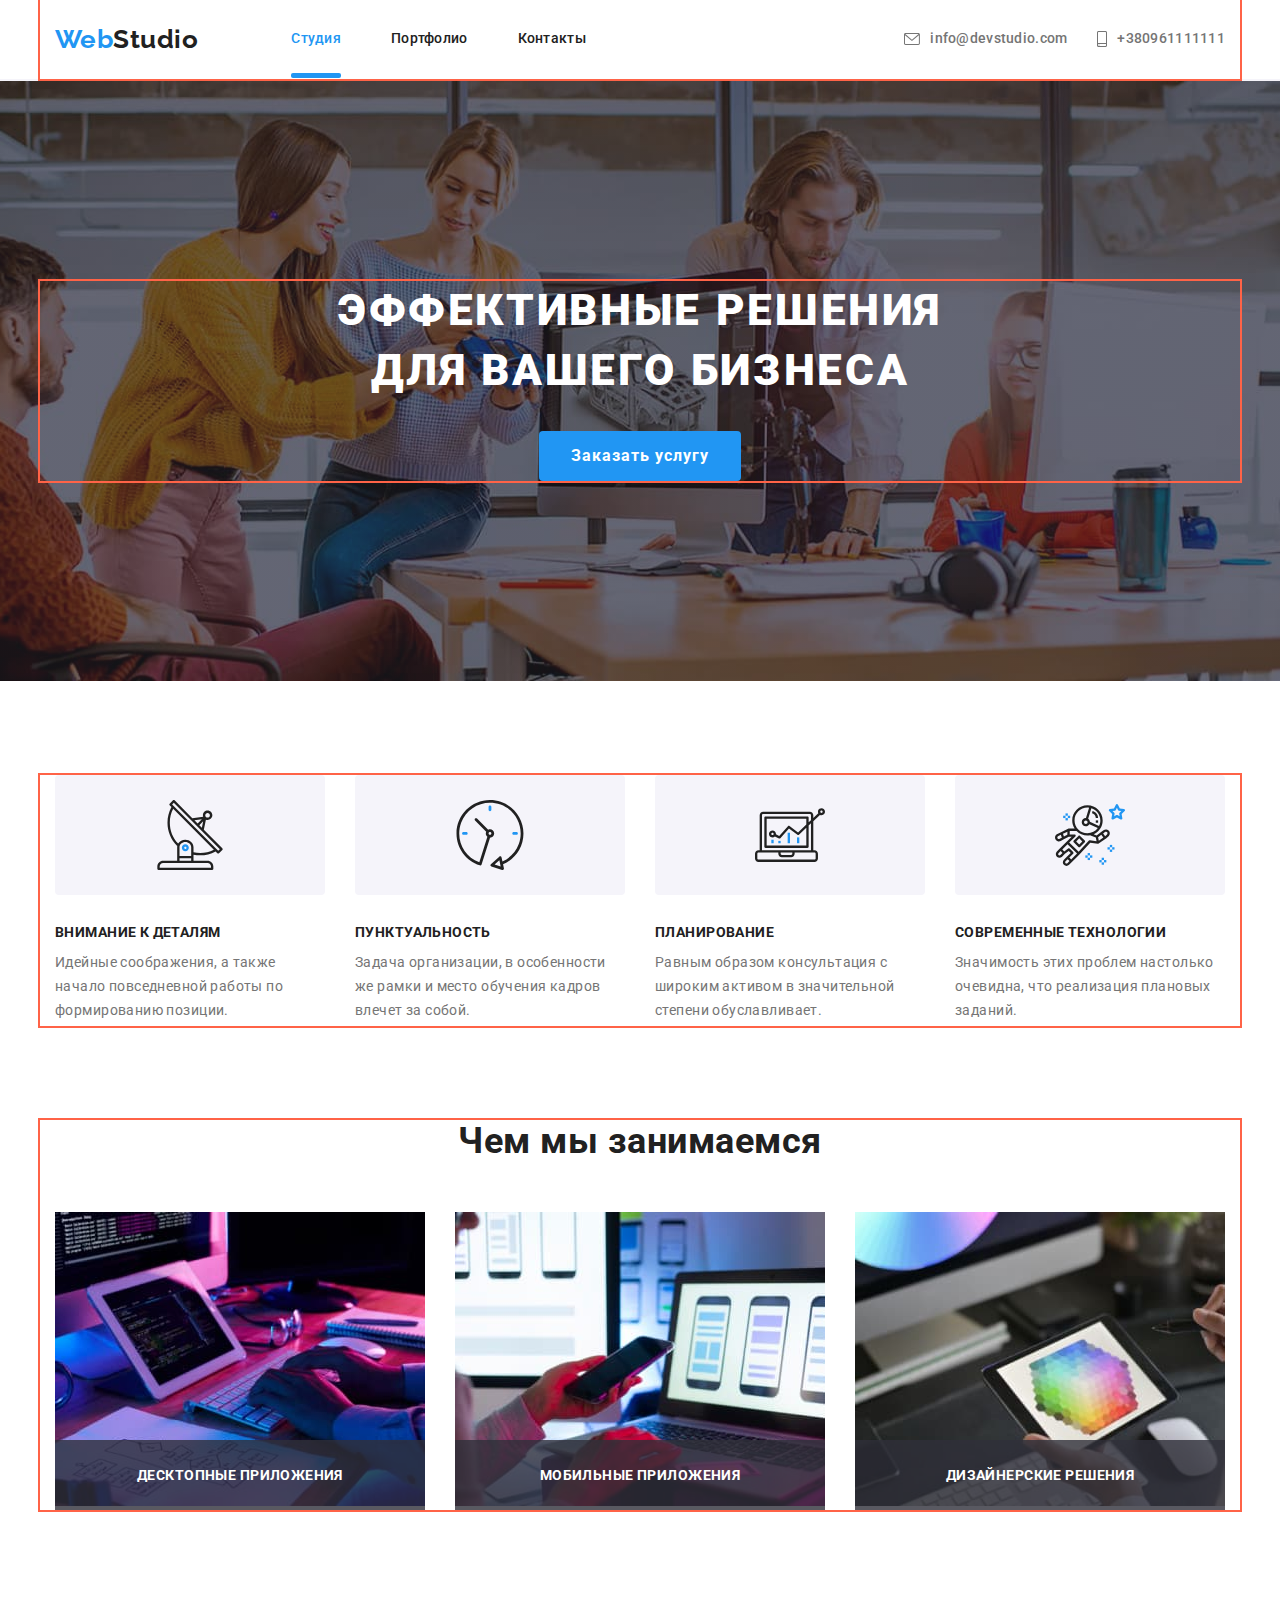
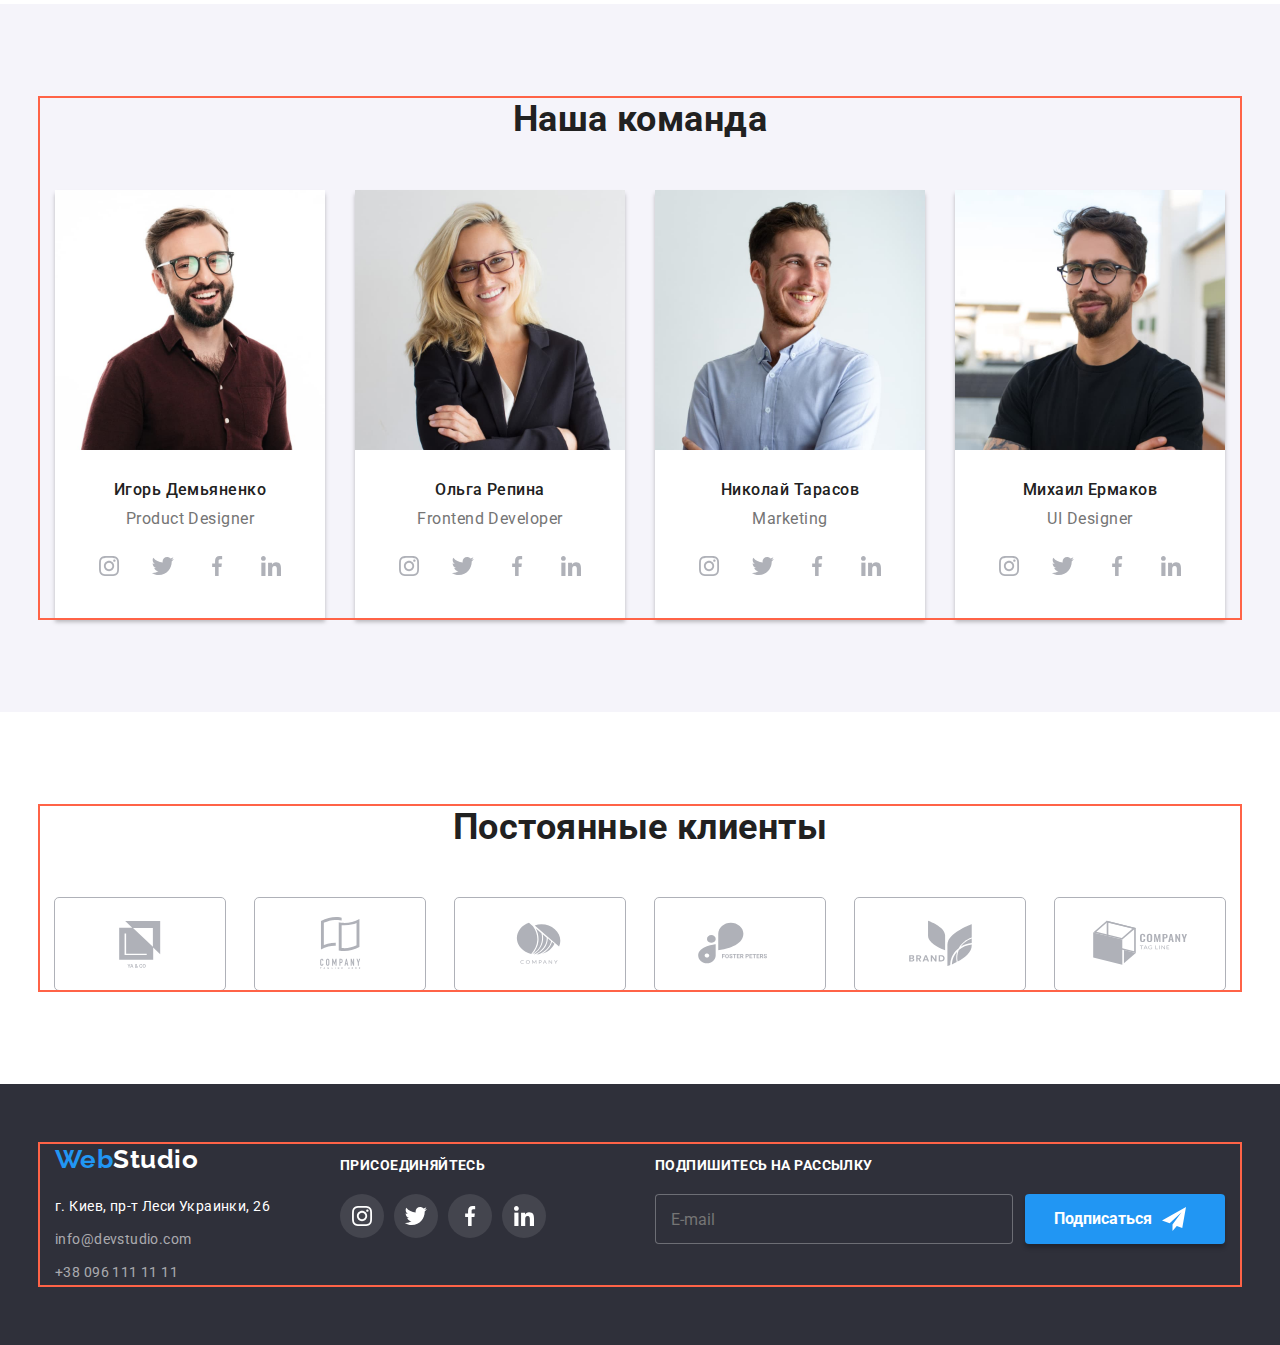
<file: index.html>
<!DOCTYPE html>
<html lang="ru">
  <head>
    <meta charset="UTF-8" />
    <meta http-equiv="X-UA-Compatible" content="IE=edge" />
    <meta name="viewport" content="width=device-width, initial-scale=1.0" />
    <title>WebStudio &#128077;</title>
    <link rel="preconnect" href="https://fonts.googleapis.com" />
    <link rel="preconnect" href="https://fonts.gstatic.com" crossorigin />
    <link
      href="https://fonts.googleapis.com/css2?family=Raleway:wght@700&family=Roboto:wght@400;500;700;900&display=swap"
      rel="stylesheet"
    />
    <link rel="stylesheet" href="./css/main.min.css" />
    <link
      rel="stylesheet"
      href="https://cdnjs.cloudflare.com/ajax/libs/modern-normalize/1.1.0/modern-normalize.min.css"
    />
  </head>
  <body class="page">
    <!-- HEADER -->
    <section class="header">
      <header class="page-header">
        <div class="container main-nav">
          <a href="./index.html" class="logo-header">
            <span class="logo-web">Web</span>Studio</a
          >
          <nav class="site-nav">
            <ul class="site-nav-header">
              <li class="site-nav-header__item">
                <a href="./index.html" class="site-nav-header__link current"> Студия</a>
              </li>
              <li class="site-nav-header__item">
                <a href="./portfolio.html" class="site-nav-header__link"> Портфолио</a>
              </li>
              <li class="site-nav-header__item">
                <a href="" class="site-nav-header__link">Контакты</a>
              </li>
            </ul>
          </nav>
          <div class="nav-contacts">
            <ul class="contacts-ul">
              <li class="contacts-ul__link">
                <a class="contacts-ul__item" href="mailto:info@devstudio.com ">
                  <svg class="contacts-ul__icon" width="16" height="12">
                    <use href="./img/sprite.svg#envelope"></use>
                  </svg>
                  info@devstudio.com
                </a>
              </li>
              <li class="contacts-ul__link">
                <a class="contacts-ul__item" href="tel:+380961111111">
                  <svg class="contacts-ul__icon" width="10" height="16">
                    <use href="./img/sprite.svg#smartphone"></use>
                  </svg>
                  +380961111111
                </a>
              </li>
            </ul>
          </div>
        </div>
      </header>
    </section>
    <!-- HEADER END-->
    <!-- HERO -->
    <main>
      <section class="hero">
        <div class="container">
          <h1 class="main-title">
            Эффективные решения <br />
            для вашего бизнеса
          </h1>
          <button data-modal-open class="button primery" type="button">
            Заказать услугу
          </button>
         
        </div>
      </section>
      <!-- HERO  END-->
      <!-- FEATURES -->
      <section class="section">
        <div class="container">
          <ul class="feature-list">
            <li class="item">
              <div class="features-list-link">
                <svg class="features-list-icon" with="70" height="70">
                  <use href="./img/sprite.svg#antenna"></use>
                </svg>
              </div>
              <h3 class="titel">Внимание к деталям</h3>
              <p>
                Идейные соображения, а также начало повседневной работы по
                формированию позиции.
              </p>
            </li>
            <li class="item">
              <div class="features-list-link">
                <svg class="features-list-icon" with="70" height="70">
                  <use href="./img/sprite.svg#clock"></use>
                </svg>
              </div>
              <h3 class="titel">Пунктуальность</h3>
              <p>
                Задача организации, в особенности же рамки и место обучения
                кадров влечет за собой.
              </p>
            </li>
            <li class="item">
              <div class="features-list-link">
                <svg class="features-list-icon" with="70" height="70">
                  <use href="./img/sprite.svg#diagram"></use>
                </svg>
              </div>
              <h3 class="titel">Планирование</h3>
              <p>
                Равным образом консультация с широким активом в значительной
                степени обуславливает.
              </p>
            </li>
            <li class="item">
              <div class="features-list-link">
                <svg class="features-list-icon" with="70" height="70">
                  <use href="./img/sprite.svg#astronaut"></use>
                </svg>
              </div>
              <h3 class="titel">Современные технологии</h3>
              <p>
                Значимость этих проблем настолько очевидна, что реализация
                плановых заданий.
              </p>
            </li>
          </ul>
        </div>
      </section>
      <!-- FEATURES END-->
      <!-- SECTION -->
      <section class="section featufer">
        <div class="container">
          <h2 class="section-titel">Чем мы занимаемся</h2>
          <ul class="section-list">
            <li class="section-img">
              <img
                src="./img/img1.jpg"
                alt="компьютер"
                width="370"
                height="294"
              />
              <div class="box">Десктопные приложения</div>
            </li>
            <li class="section-img">
              <img
                src="./img/img2.jpg"
                alt="смартфон"
                width="370"
                height="294"
              />
              <div class="box">Мобильные приложения</div>
            </li>
            <li class="section-img">
              <img
                src="./img/img3.jpg"
                alt="планшет"
                width="370"
                height="294"
              />
              <div class="box">Дизайнерские решения</div>
            </li>
          </ul>
        </div>
      </section>
      <!-- SECTION END -->
      <!-- OUR TEAM -->
      <section class="section team">
        <div class="container team">
          <h2 class="section-titel">Наша команда</h2>
          <ul class="section-team">
            <li class="persone">
              <img
                class="img"
                src="./img/img4.jpg"
                alt="Игорь Демьяненко"
                width="270"
                height="260"
              />
              <div class="persone-data">
                <h3>Игорь Демьяненко</h3>
                <p class="proffesion">Product Designer</p>

                <ul class="social-list">
                  <li class="social-list-item">
                    <a href="" class="social-list-link">
                      <svg class="social-list-icon" with="20" height="20">
                        <use href="./img/sprite.svg#instagram"></use>
                      </svg>
                    </a>
                  </li>
                  <li class="social-list-item">
                    <a class="social-list-link" href="">
                      <svg class="social-list-icon" with="20" height="20">
                        <use href="./img/sprite.svg#twitter"></use>
                      </svg>
                    </a>
                  </li>
                  <li class="social-list-item">
                    <a class="social-list-link" href="">
                      <svg class="social-list-icon" with="20" height="20">
                        <use href="./img/sprite.svg#facebook"></use>
                      </svg>
                    </a>
                  </li>
                  <li class="social-list-item">
                    <a class="social-list-link" href="">
                      <svg class="social-list-icon" with="20" height="20">
                        <use href="./img/sprite.svg#linkedin"></use>
                      </svg>
                    </a>
                  </li>
                </ul>
              </div>
            </li>
            <li class="persone">
              <img
                class="img"
                src="./img/img5.jpg"
                alt="Ольга Репина"
                width="270"
                height="260"
              />
              <div class="persone-data">
                <h3>Ольга Репина</h3>
                <p class="proffesion">Frontend Developer</p>
                <ul class="social-list">
                  <li class="social-list-item">
                    <a href="" class="social-list-link">
                      <svg class="social-list-icon" with="20" height="20">
                        <use href="./img/sprite.svg#instagram"></use>
                      </svg>
                    </a>
                  </li>
                  <li class="social-list-item">
                    <a class="social-list-link" href="">
                      <svg class="social-list-icon" with="20" height="20">
                        <use href="./img/sprite.svg#twitter"></use>
                      </svg>
                    </a>
                  </li>
                  <li class="social-list-item">
                    <a class="social-list-link" href="">
                      <svg class="social-list-icon" with="20" height="20">
                        <use href="./img/sprite.svg#facebook"></use>
                      </svg>
                    </a>
                  </li>
                  <li class="social-list-item">
                    <a class="social-list-link" href="">
                      <svg class="social-list-icon" with="20" height="20">
                        <use href="./img/sprite.svg#linkedin"></use>
                      </svg>
                    </a>
                  </li>
                </ul>
              </div>
            </li>
            <li class="persone">
              <img
                class="img"
                src="./img/img6.jpg"
                alt="Николай Тарасов"
                width="270"
                height="260"
              />
              <div class="persone-data">
                <h3>Николай Тарасов</h3>
                <p class="proffesion">Marketing</p>
                <ul class="social-list">
                  <li class="social-list-item">
                    <a href="" class="social-list-link">
                      <svg class="social-list-icon" with="20" height="20">
                        <use href="./img/sprite.svg#instagram"></use>
                      </svg>
                    </a>
                  </li>
                  <li class="social-list-item">
                    <a class="social-list-link" href="">
                      <svg class="social-list-icon" with="20" height="20">
                        <use href="./img/sprite.svg#twitter"></use>
                      </svg>
                    </a>
                  </li>
                  <li class="social-list-item">
                    <a class="social-list-link" href="">
                      <svg class="social-list-icon" with="20" height="20">
                        <use href="./img/sprite.svg#facebook"></use>
                      </svg>
                    </a>
                  </li>
                  <li class="social-list-item">
                    <a class="social-list-link" href="">
                      <svg class="social-list-icon" with="20" height="20">
                        <use href="./img/sprite.svg#linkedin"></use>
                      </svg>
                    </a>
                  </li>
                </ul>
              </div>
            </li>
            <li class="persone">
              <img
                class="img"
                src="./img/img7.jpg"
                alt="Михаил Ермаков"
                width="270"
                height="260"
              />
              <div class="persone-data">
                <h3>Михаил Ермаков</h3>
                <p class="proffesion">UI Designer</p>
                <ul class="social-list">
                  <li class="social-list-item">
                    <a href="" class="social-list-link">
                      <svg class="social-list-icon" with="20" height="20">
                        <use href="./img/sprite.svg#instagram"></use>
                      </svg>
                    </a>
                  </li>
                  <li class="social-list-item">
                    <a class="social-list-link" href="">
                      <svg class="social-list-icon" with="20" height="20">
                        <use href="./img/sprite.svg#twitter"></use>
                      </svg>
                    </a>
                  </li>
                  <li class="social-list-item">
                    <a class="social-list-link" href="">
                      <svg class="social-list-icon" with="20" height="20">
                        <use href="./img/sprite.svg#facebook"></use>
                      </svg>
                    </a>
                  </li>
                  <li class="social-list-item">
                    <a class="social-list-link" href="">
                      <svg class="social-list-icon" with="20" height="20">
                        <use href="./img/sprite.svg#linkedin"></use>
                      </svg>
                    </a>
                  </li>
                </ul>
              </div>
            </li>
          </ul>
        </div>
      </section>

      <!-- CLIENTS -->
      <section class="section clients">
        <div class="container clients">
          <h2 class="section-titel">Постоянные клиенты</h2>
          <ul class="clients-list">
            <li class="clients-link">
              <a href="" class="clients-list-link">
                <svg class="clients-list-icon" with="170" height="92">
                  <use href="./img/sprite.svg#client-one"></use>
                </svg>
              </a>
            </li>
            <li class="clients-link">
              <a href="" class="clients-list-link">
                <svg class="clients-list-icon" with="170" height="92">
                  <use href="./img/sprite.svg#client-two"></use>
                </svg>
              </a>
            </li>
            <li class="clients-link">
              <a href="" class="clients-list-link">
                <svg class="clients-list-icon" with="170" height="92">
                  <use href="./img/sprite.svg#client-three"></use>
                </svg>
              </a>
            </li>
            <li class="clients-link">
              <a href="" class="clients-list-link">
                <svg class="clients-list-icon" with="170" height="92">
                  <use href="./img/sprite.svg#client-foore"></use>
                </svg>
              </a>
            </li>
            <li class="clients-link">
              <a href="" class="clients-list-link">
                <svg class="clients-list-icon" with="170" height="92">
                  <use href="./img/sprite.svg#client-five"></use>
                </svg>
              </a>
            </li>
            <li class="clients-link">
              <a href="" class="clients-list-link">
                <svg class="clients-list-icon" with="170" height="92">
                  <use href="./img/sprite.svg#client-six"></use>
                </svg>
              </a>
            </li>
          </ul>
          <!-- CLIENTS END-->
        </div>
      </section>

      <!-- OUR TEAM END -->
    </main>

    <!-- FOOTER -->
    <!-- <section class="section footer"> -->
    <footer class="footer">
      <div class="container">
        <div class="container-footer">
          <div class="footer-cont">
            <a href="./index.html" class="logo-footer">
              <span class="logo-web">Web</span>Studio</a
            >
            <address>
              <ul>
                <li class="footer address">
                  <a href="mailto:info@devstudio.com " class="footer address"
                    >г. Киев, пр-т Леси Украинки, 26
                  </a>
                </li>
                <li class="footer-contacts">
                  <a href="mailto:info@devstudio.com " class="footer-contacts"
                    >info@devstudio.com
                  </a>
                </li>
                <li class="footer-contacts">
                  <a href="tel:+380961111111 " class="footer-contacts"
                    >+38 096 111 11 11
                  </a>
                </li>
              </ul>
            </address>
          </div>
          <div class="footer-social">
            <p class="footer-social-titel">Присоединяйтесь</p>
            <ul class="social-list">
              <li class="social-list-item">
                <a href="" class="social-list-link-footer">
                  <svg class="social-list-icon-footer" with="20" height="20">
                    <use href="./img/sprite.svg#instagram"></use>
                  </svg>
                </a>
              </li>
              <li class="social-list-item">
                <a class="social-list-link-footer" href="">
                  <svg class="social-list-icon-footer" with="20" height="20">
                    <use href="./img/sprite.svg#twitter"></use>
                  </svg>
                </a>
              </li>
              <li class="social-list-item">
                <a class="social-list-link-footer" href="">
                  <svg class="social-list-icon-footer" with="20" height="20">
                    <use href="./img/sprite.svg#facebook"></use>
                  </svg>
                </a>
              </li>
              <li class="social-list-item">
                <a class="social-list-link-footer" href="">
                  <svg class="social-list-icon-footer" with="20" height="20">
                    <use href="./img/sprite.svg#linkedin"></use>
                  </svg>
                </a>
              </li>
            </ul>
          </div>
          <form class="mail-form" autocomplete="on">
            <p class="footer-social-titel">Подпишитесь на рассылку</p>

            <div class="form-field-footer">
              <input type="text" name="mail" id="mail" placeholder="E-mail" />
              <button type="submit" class="subsribe-btn">
                Подписаться
                <svg class="icon-svg" with="24" height="24">
                  <use href="./img/sprite.svg#icon-send"></use>
                </svg>
              </button>
            </div>
          </form>
        </div>
      </div>
    </footer>
    <!-- </section> -->
    <!-- FOOTER END-->

<!-- MODAL WINDOW-->

<div class="backdrop is-hidden" data-modal>
  <div class="modal">
    <a data-modal-close href="" class="link-close">
      <svg class="icon-close" with="18" height="18">
        <use href="./img/sprite.svg#icon-close"></use>
      </svg>
    </a>
    <form class="speaker-form" method="POST" autocomplete="off">
      <p class="group-title">
        Оставьте свои данные, мы вам перезвоним
      </p>
      <div class="form-field">
        <!-- На всякий случай в label нельзя вкладывать div, div можно заменить на span!!  -->
        <label for="name">Имя</label>
        <div class="input-svg">
          <input
            type="text"
            name="user-name"
            id="name"
            autofocus
            required
            minlength="2"
            pattern="[a-zA-zа-яА-я]+s[a-zA-Zа-яА-я]+$"
          />
          <svg class="icon-form" width="18" height="18">
            <use href="./img/sprite.svg#person-modal"></use>
          </svg>
        </div>
      </div>

      <div class="form-field">
        <label for="tel">Телефон</label>
        <div class="input-svg">
          <!-- Позиционировать иконки можно только относительно парных тегов!! Инпут одинарный тег -->
          <input
            type="tel"
            name="tel"
            id="tel"
            required
            pattern="[0-9]{3}-[0-9]{3}-[0-9]{2}-[0-9]{2}"
            title="ХХХ-ХХХ-ХХ-ХХ"
          />
          <svg class="icon-form" width="18" height="18">
            <use href="./img/sprite.svg#phone-black-modal"></use>
          </svg>
        </div>
      </div>

      <div class="form-field">
        <label for="email">Почта</label>
        <div class="input-svg">
          <input type="email" name="email" id="email" required />
          <svg class="icon-form" width="18" height="18">
            <use href="./img/sprite.svg#email-black-modal"></use>
          </svg>
        </div>
      </div>

      <div class="form-field">
        <label for="comment">Комментарий</label>
        <textarea
          name="comment"
          id="comment"
          rows="6"
          placeholder="Напишите текст"
        ></textarea>
      </div>

      <div class="form-field-checkbox">
        <label class="checkbox-label">
          <input
            class="checkbox vissualy-hidden"
            type="checkbox"
            name="topic"
            value="checkbox"
           required/>
          <span class="checkbox-icon"></span>
          Соглашаюсь с рассылкой и принимаю&nbsp;
          <a href="" class="contract">Условия договора</a>
        </label>

        <!-- <input type="checkbox" id="policy" name="policy" />
        <label for="policy">Соглашаюсь с рассылкой и принимаю Условия договора</label> -->
      </div>

      <button type="submit" class="send-btn">Отправить</button>
    </form>
  </div>
</div>

<!-- MODAL WINDOW-END -->

  </body>
  <script src="./js/modal.js"></script>
</html>
</file>
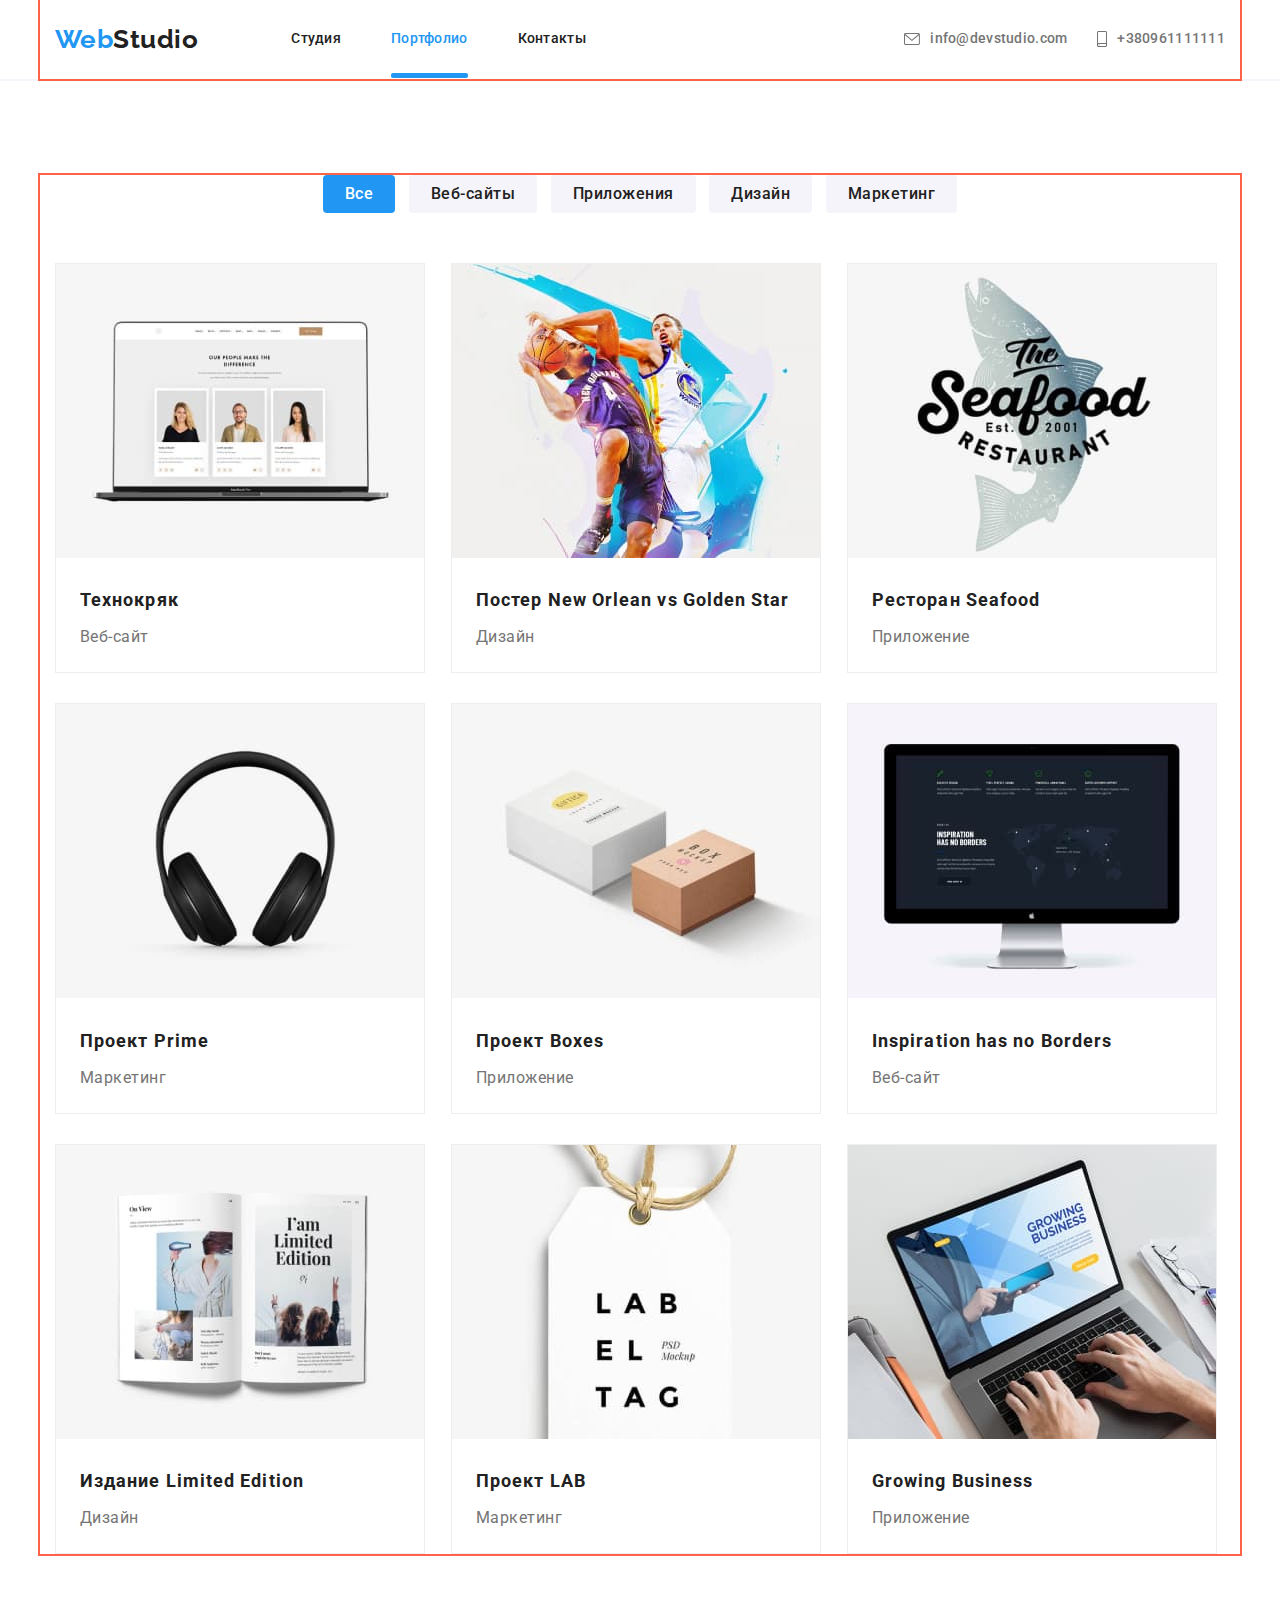
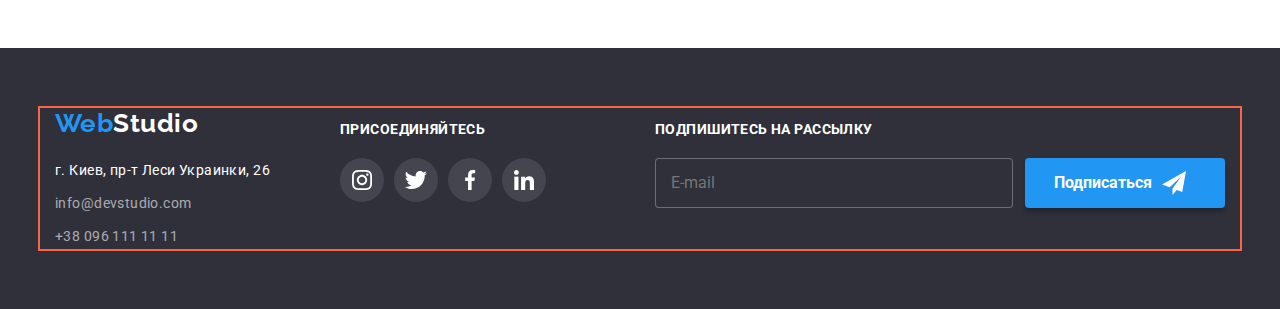
<file: portfolio.html>
<!DOCTYPE html>
<html lang="ru">
  <head>
    <meta charset="UTF-8" />
    <meta http-equiv="X-UA-Compatible" content="IE=edge" />
    <meta name="viewport" content="width=device-width, initial-scale=1.0" />
    <title>WebStudio &#128077;</title>
    <link rel="preconnect" href="https://fonts.googleapis.com" />
    <link rel="preconnect" href="https://fonts.gstatic.com" crossorigin />
    <link
      href="https://fonts.googleapis.com/css2?family=Raleway:wght@700&family=Roboto:wght@400;500;700;900&display=swap"
      rel="stylesheet"
    />
    <link rel="stylesheet" href="./css/main.min.css" />
    <link
      rel="stylesheet"
      href="https://cdnjs.cloudflare.com/ajax/libs/modern-normalize/1.1.0/modern-normalize.min.css"
    />
  </head>
  <body>
    <!-- HEADER -->
    <section class="header">
      <header class="page-header">
        <div class="container main-nav">
          <a href="./index.html" class="logo-header">
            <span class="logo-web">Web</span>Studio</a
          >
          <nav class="site-nav">
            <ul class="site-nav-header">
              <li class="site-nav-header__item">
                <a href="./index.html" class="site-nav-header__link"> Студия</a>
              </li>
              <li class="site-nav-header__item">
                <a href="./portfolio.html" class="site-nav-header__link current"> Портфолио</a>
              </li>
              <li class="site-nav-header__item">
                <a href="" class="site-nav-header__link">Контакты</a>
              </li>
            </ul>
          </nav>
          <div class="nav-contacts">
            <ul class="contacts-ul">
              <li class="contacts-ul__link">
                <a class="contacts-ul__item" href="mailto:info@devstudio.com ">
                  <svg class="contacts-ul__icon" width="16" height="12">
                    <use href="./img/sprite.svg#envelope"></use>
                  </svg>
                  info@devstudio.com
                </a>
              </li>
              <li class="contacts-ul__link">
                <a class="contacts-ul__item" href="tel:+380961111111">
                  <svg class="contacts-ul__icon" width="10" height="16">
                    <use href="./img/sprite.svg#smartphone"></use>
                  </svg>
                  +380961111111
                </a>
              </li>
            </ul>
          </div>
        </div>
      </header>
    </section>
    <!-- HEADER END -->

    <main>
      <!-- PORTFOLIO -->

      <section class="section">
        <div class="container portfolio">
          <h1 hidden>Portfolio</h1>
          <div class="nav-button">
            <ul class="site-nav-button">
              <li class="item">
                <button
                  class="button secondary item"
                  type="button"
                  aria-label="Веб-сайты"
                >
                  Все
                </button>
              </li>
              <li class="item">
                <button class="button secondary" type="button">
                  Веб-сайты
                </button>
              </li>
              <li class="item">
                <button class="button secondary" type="button">
                  Приложения
                </button>
              </li>
              <li class="item">
                <button class="button secondary" type="button">Дизайн</button>
              </li>
              <li class="item">
                <button class="button secondary" type="button">
                  Маркетинг
                </button>
              </li>
            </ul>
          </div>
          <ul class="portfolio-nav-list">
            <li class="portfolio-list-item">
              <a href="" class="team-list-link-wrapper link">
                <div class="tem-list-item-img-wraper">
                  <img
                    src="./img/portfolio-img1.jpg"
                    alt="portfolio-img1.jpg"
                    width="370"
                    height="294"
                    class="team-list-item-img"
                  />
                  <p class="submenu-text">
                    Технокряк это современная площадка распространения
                    коронавируса. Компании используют эту платформу для
                    цифрового шпионажа и атак на защищённые сервера конкурентов.
                  </p>
                </div>
              <div class="product-data">
                <h3 class="product-titel">Технокряк</h3>
                <p class="product">Веб-сайт</p>
              </div>
            </a>
            </li>
            <li class="portfolio-list-item">
              <a href="" class="team-list-link-wrapper link">
                <div class="tem-list-item-img-wraper">
                  <img
                    src="./img/portfolio-img2.jpg"
                    alt="portfolio-img2.jpg"
                    width="370"
                    height="294"
                    class="team-list-item-img"
                  />
                  <p class="submenu-text">
                    Технокряк это современная площадка распространения
                    коронавируса. Компании используют эту платформу для
                    цифрового шпионажа и атак на защищённые сервера конкурентов.
                  </p>
                </div>
              <div class="product-data">
                <h3 class="product-titel">Постер New Orlean vs Golden Star</h3>
                <p class="product">Дизайн</p>
              </div>
            </a>
            </li>
            <li class="portfolio-list-item">
              <a href="" class="team-list-link-wrapper link">
                <div class="tem-list-item-img-wraper">
                  <img
                    src="./img/portfolio-img3.jpg"
                    alt="portfolio-img3.jpg"
                    width="370"
                    height="294"
                    class="team-list-item-img"
                  />
                  <p class="submenu-text">
                    Технокряк это современная площадка распространения
                    коронавируса. Компании используют эту платформу для
                    цифрового шпионажа и атак на защищённые сервера конкурентов.
                  </p>
                </div>
              <div class="product-data">
                <h3 class="product-titel">Ресторан Seafood</h3>
                <p class="product">Приложение</p>
              </div>
            </a>
            </li>
            <li class="portfolio-list-item">
              <a href="" class="team-list-link-wrapper link">
                <div class="tem-list-item-img-wraper">
                  <img
                    src="./img/portfolio-img4.jpg"
                    alt="portfolio-img4.jpg"
                    width="370"
                    height="294"
                    class="team-list-item-img"
                  />
                  <p class="submenu-text">
                    Технокряк это современная площадка распространения
                    коронавируса. Компании используют эту платформу для
                    цифрового шпионажа и атак на защищённые сервера конкурентов.
                  </p>
                </div>
              <div class="product-data">
                <h3 class="product-titel">Проект Prime</h3>
                <p class="product">Маркетинг</p>
              </div>
            </a>
            </li>
            <li class="portfolio-list-item">
              <a href="" class="team-list-link-wrapper link">
                <div class="tem-list-item-img-wraper">
                  <img
                    src="./img/portfolio-img5.jpg"
                    alt="portfolio-img5.jpg"
                    width="370"
                    height="294"
                    class="team-list-item-img"
                  />
                  <p class="submenu-text">
                    Технокряк это современная площадка распространения
                    коронавируса. Компании используют эту платформу для
                    цифрового шпионажа и атак на защищённые сервера конкурентов.
                  </p>
                </div>
              <div class="product-data">
                <h3 class="product-titel">Проект Boxes</h3>
                <p class="product">Приложение</p>
              </div>
            </a>
            </li>
            <li class="portfolio-list-item">
              <a href="" class="team-list-link-wrapper link">
                <div class="tem-list-item-img-wraper">
                  <img
                    src="./img/portfolio-img6.jpg"
                    alt="portfolio-img6.jpg"
                    width="370"
                    height="294"
                    class="team-list-item-img"
                  />
                  <p class="submenu-text">
                    Технокряк это современная площадка распространения
                    коронавируса. Компании используют эту платформу для
                    цифрового шпионажа и атак на защищённые сервера конкурентов.
                  </p>
                </div>
              <div class="product-data">
                <h3 class="product-titel">Inspiration has no Borders</h3>
                <p class="product">Веб-сайт</p>
              </div>
            </a>
            </li>
            <li class="portfolio-list-item">
              <a href="" class="team-list-link-wrapper link">
                <div class="tem-list-item-img-wraper">
                  <img
                    src="./img/portfolio-img7.jpg"
                    alt="portfolio-img7.jpg"
                    width="370"
                    height="294"
                    class="team-list-item-img"
                  />
                  <p class="submenu-text">
                    Технокряк это современная площадка распространения
                    коронавируса. Компании используют эту платформу для
                    цифрового шпионажа и атак на защищённые сервера конкурентов.
                  </p>
                </div>
              <div class="product-data">
                <h3 class="product-titel">Издание Limited Edition</h3>
                <p class="product">Дизайн</p>
              </div>
            </a>
            </li>
            <li class="portfolio-list-item">
              <a href="" class="team-list-link-wrapper link">
                <div class="tem-list-item-img-wraper">
                  <img
                    src="./img/portfolio-img8.jpg"
                    alt="portfolio-img8.jpg"
                    width="370"
                    height="294"
                    class="team-list-item-img"
                  />
                  <p class="submenu-text">
                    Технокряк это современная площадка распространения
                    коронавируса. Компании используют эту платформу для
                    цифрового шпионажа и атак на защищённые сервера конкурентов.
                  </p>
                </div>
              <div class="product-data">
                <h3 class="product-titel">Проект LAB</h3>
                <p class="product">Маркетинг</p>
              </div>
            </a>
            </li>
            <li class="portfolio-list-item">
              <a href="" class="team-list-link-wrapper link">
                <div class="tem-list-item-img-wraper">
                  <img
                    src="./img/portfolio-img9.jpg"
                    alt="portfolio-img9.jpg"
                    width="370"
                    height="294"
                    class="team-list-item-img"
                  />
                  <p class="submenu-text">
                    Технокряк это современная площадка распространения
                    коронавируса. Компании используют эту платформу для
                    цифрового шпионажа и атак на защищённые сервера конкурентов.
                  </p>
                </div>
              <div class="product-data">
                <h3 class="product-titel">Growing Business</h3>
                <p class="product">Приложение</p>
              </div>
            </a>
            </li>
          </ul>
        </div>
      </section>

      <!-- PORTFOLIO END -->
    </main>

    <!-- FOOTER -->

    <footer class="footer">
      <div class="container">
        <div class="container-footer">
          <div class="footer-cont">
            <a href="./index.html" class="logo-footer">
              <span class="logo-web">Web</span>Studio</a
            >
            <address>
              <ul>
                <li class="footer address">
                  <a href="mailto:info@devstudio.com " class="footer address"
                    >г. Киев, пр-т Леси Украинки, 26
                  </a>
                </li>
                <li class="footer-contacts">
                  <a href="mailto:info@devstudio.com " class="footer-contacts"
                    >info@devstudio.com
                  </a>
                </li>
                <li class="footer-contacts">
                  <a href="tel:+380961111111 " class="footer-contacts"
                    >+38 096 111 11 11
                  </a>
                </li>
              </ul>
            </address>
          </div>
          <div class="footer-social">
            <p class="footer-social-titel">Присоединяйтесь</p>
            <ul class="social-list">
              <li class="social-list-item">
                <a href="" class="social-list-link-footer">
                  <svg class="social-list-icon-footer" with="20" height="20">
                    <use href="./img/sprite.svg#instagram"></use>
                  </svg>
                </a>
              </li>
              <li class="social-list-item">
                <a class="social-list-link-footer" href="">
                  <svg class="social-list-icon-footer" with="20" height="20">
                    <use href="./img/sprite.svg#twitter"></use>
                  </svg>
                </a>
              </li>
              <li class="social-list-item">
                <a class="social-list-link-footer" href="">
                  <svg class="social-list-icon-footer" with="20" height="20">
                    <use href="./img/sprite.svg#facebook"></use>
                  </svg>
                </a>
              </li>
              <li class="social-list-item">
                <a class="social-list-link-footer" href="">
                  <svg class="social-list-icon-footer" with="20" height="20">
                    <use href="./img/sprite.svg#linkedin"></use>
                  </svg>
                </a>
              </li>
            </ul>
          </div>
          <form class="mail-form" autocomplete="on">
            <p class="footer-social-titel">Подпишитесь на рассылку</p>

            <div class="form-field-footer">
              <input
                type="text"
                name="mail"
                id="mail"
                placeholder="E-mail"
                
              />
              <button type="submit" class="subsribe-btn">
                Подписаться
                <svg class="icon-svg" with="24" height="24">
                  <use href="./img/sprite.svg#icon-send"></use>
                </svg>
              </button>
            </div>
          </form>
        </div>
      </div>
    </footer>

    <!-- FOOTER END-->
  </body>
</html>
</file>
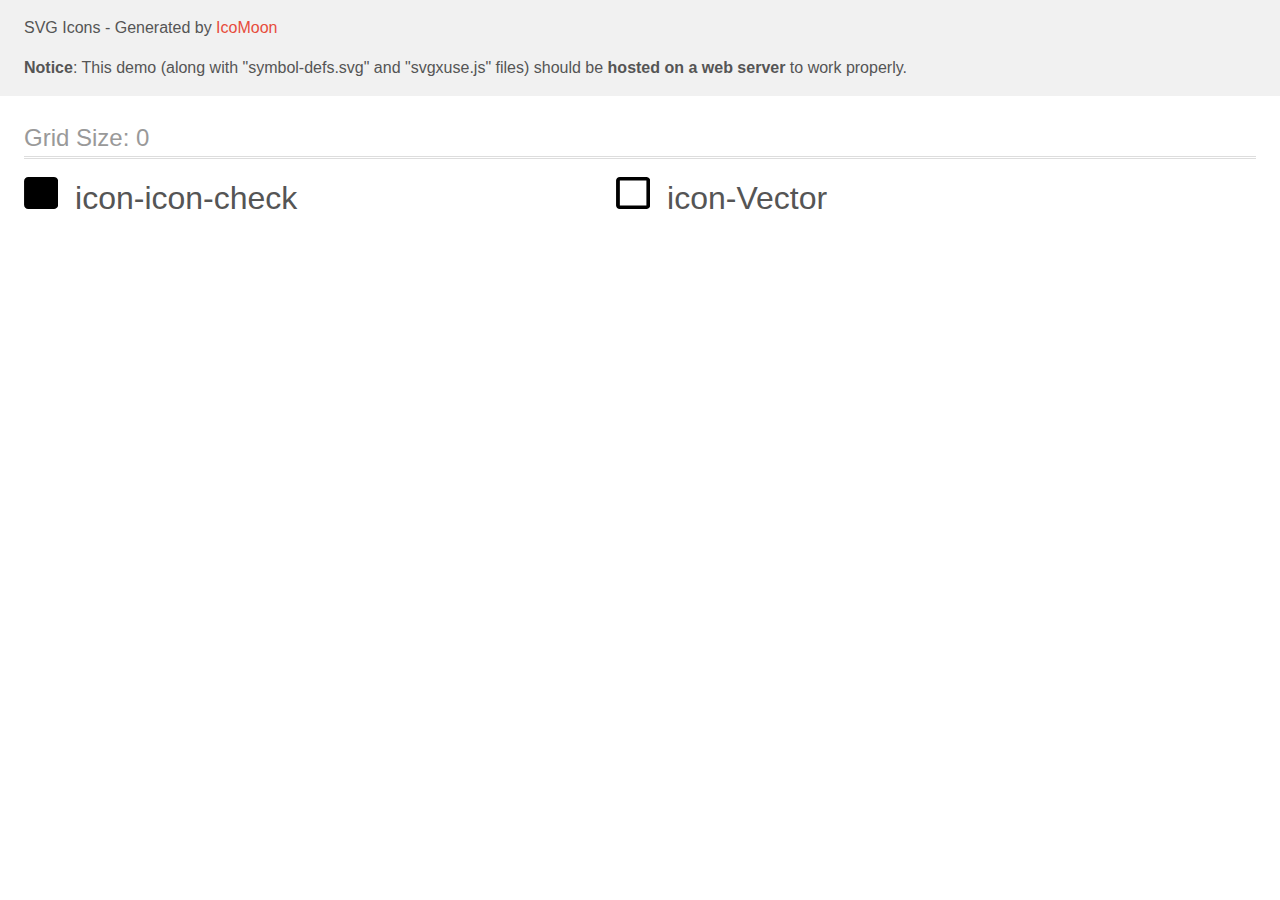
<file: img/send/demo-external-svg.html>
<!doctype html>
<html>
<head>
    <title>IcoMoon - SVG Icons</title>
    <meta charset="utf-8">
    <meta name="viewport" content="width=device-width, initial-scale=1">
    <link rel="stylesheet" href="demo-files/demo.css">
    <link rel="stylesheet" href="style.css">
</head>
<body>
<header class="bgc1 clearfix">
<div class="mhl">
    <p>SVG Icons - Generated by <a href="https://icomoon.io/app">IcoMoon</a></p><p><strong>Notice</strong>: This demo (along with "symbol-defs.svg" and "svgxuse.js" files) should be <b>hosted on a web server</b> to work properly.</p>
</div>
</header>
    <div class="clearfix mhl ptl">
        <h1 class="mvm mtn fgc1">Grid Size: 0</h1>
        <div class="glyph fs1">
            <div class="clearfix pbs">
                <svg class="icon icon-icon-check"><use xlink:href="symbol-defs.svg#icon-icon-check"></use></svg><span class="name"> icon-icon-check</span>
            </div>
        </div>
        <div class="glyph fs1">
            <div class="clearfix pbs">
                <svg class="icon icon-Vector"><use xlink:href="symbol-defs.svg#icon-Vector"></use></svg><span class="name"> icon-Vector</span>
            </div>
        </div>
  </div>
<script defer src="svgxuse.js"></script>
</body>
</html>
</file>
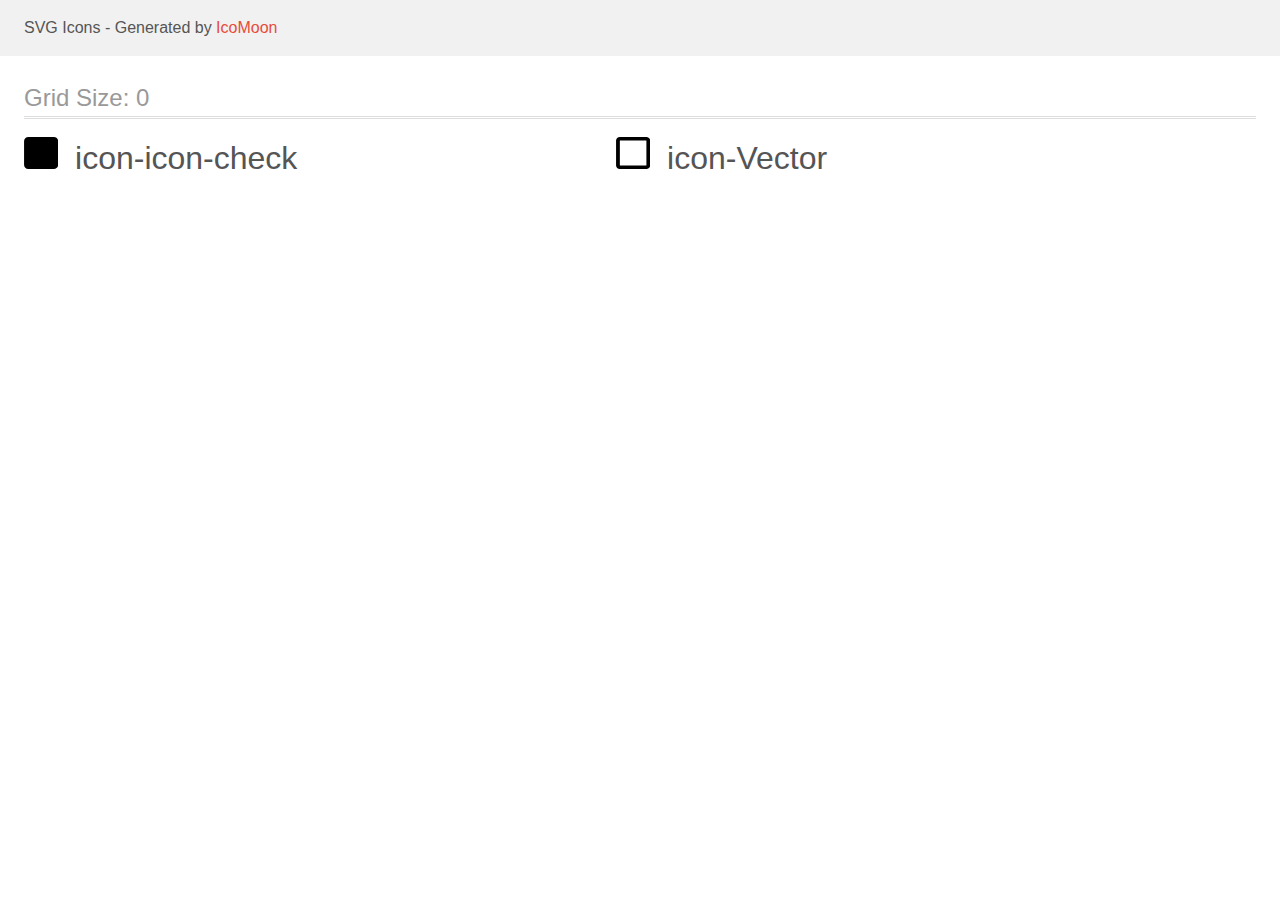
<file: img/send/demo.html>
<!doctype html>
<html>
<head>
    <title>IcoMoon - SVG Icons</title>
    <meta charset="utf-8">
    <meta name="viewport" content="width=device-width, initial-scale=1">
    <link rel="stylesheet" href="demo-files/demo.css">
    <link rel="stylesheet" href="style.css">
</head>
<body>
<svg aria-hidden="true" style="position: absolute; width: 0; height: 0; overflow: hidden;" version="1.1" xmlns="http://www.w3.org/2000/svg" xmlns:xlink="http://www.w3.org/1999/xlink">
<defs>
<symbol id="icon-icon-check" viewBox="0 0 34 32">
<path d="M4.267 0h25.6c2.356 0 4.267 1.91 4.267 4.267v23.467c0 2.356-1.91 4.267-4.267 4.267h-25.6c-2.356 0-4.267-1.91-4.267-4.267v-23.467c0-2.356 1.91-4.267 4.267-4.267z"></path>
<path stroke-linejoin="miter" stroke-linecap="butt" stroke-miterlimit="4" stroke-width="0.4267" d="M8.442 16.537l-0.147-0.14-2.205 2.088 7.767 7.41 16.318-15.567-2.19-2.089-14.128 13.465-5.416-5.167z"></path>
</symbol>
<symbol id="icon-Vector" viewBox="0 0 34 32">
<path d="M30.341 3.556v24.889h-26.548v-24.889h26.548zM30.341 0h-26.548c-2.086 0-3.793 1.6-3.793 3.556v24.889c0 1.956 1.707 3.556 3.793 3.556h26.548c2.086 0 3.793-1.6 3.793-3.556v-24.889c0-1.956-1.707-3.556-3.793-3.556z"></path>
</symbol>
</defs>
</svg>

<header class="bgc1 clearfix">
<div class="mhl">
    <p>SVG Icons - Generated by <a href="https://icomoon.io/app">IcoMoon</a></p>
</div>
</header>
    <div class="clearfix mhl ptl">
        <h1 class="mvm mtn fgc1">Grid Size: 0</h1>
        <div class="glyph fs1">
            <div class="clearfix pbs">
                <svg class="icon icon-icon-check"><use xlink:href="#icon-icon-check"></use></svg><span class="name"> icon-icon-check</span>
            </div>
        </div>
        <div class="glyph fs1">
            <div class="clearfix pbs">
                <svg class="icon icon-Vector"><use xlink:href="#icon-Vector"></use></svg><span class="name"> icon-Vector</span>
            </div>
        </div>
  </div>
<script defer src="svgxuse.js"></script>
</body>
</html>
</file>
<file: img/send/demo-files/demo.css>
body {
  padding: 0;
  margin: 0;
  font-family: sans-serif;
  font-size: 1em;
  line-height: 1.5;
  color: #555;
  background: #fff;
}
h1 {
  font-size: 1.5em;
  font-weight: normal;
  box-shadow: 0 1px #ddd, 0 2px #fff, 0 3px #ddd;
}
small {
  font-size: .66666667em;
}
a {
  color: #e74c3c;
  text-decoration: none;
}
a:hover, a:focus {
  box-shadow: 0 1px #e74c3c;
}
.bshadow0, input {
  box-shadow: inset 0 -2px #e7e7e7;
}
input:hover {
  box-shadow: inset 0 -2px #ccc;
}
input, fieldset {
  font-size: 1em;
  margin: 0;
  padding: 0;
  border: 0;
}
input {
  color: inherit;
  line-height: 1.5;
  height: 1.5em;
  padding: .25em 0;
}
input:focus {
  outline: none;
  box-shadow: inset 0 -2px #449fdb;
}
.glyph {
  font-size: 16px;
  margin-right: 1.5em;
  float: left;
  width: 17em;
}
svg {
  color: #000;
}
.liga {
  width: 80%;
  width: calc(100% - 2.5em);
}
.talign-right {
  text-align: right;
}
.talign-center {
  text-align: center;
}
.bgc1 {
  background: #f1f1f1;
}
.fgc0 {
  color: #000;
}
.fgc1 {
  color: #999;
}
p {
  margin-top: 1em;
  margin-bottom: 1em;
}
.mvm {
  margin-top: .75em;
  margin-bottom: .75em;
}
.mtn {
  margin-top: 0;
}
.mtl, .mal {
  margin-top: 1.5em;
}
.mbl, .mal {
  margin-bottom: 1.5em;
}
.mal, .mhl {
  margin-left: 1.5em;
  margin-right: 1.5em;
}
.mhmm {
  margin-left: 1em;
  margin-right: 1em;
}
.ptl {
  padding-top: 1.5em;
}
.pbs, .pvs {
  padding-bottom: .25em;
}
.pvs, .pts {
  padding-top: .25em;
}
.unit {
  float: left;
}
.unitRight {
  float: right;
}
.size1of2 {
  width: 50%;
}
.size1of1 {
  width: 100%;
}
.clearfix:before, .clearfix:after {
  content: " ";
  display: table;
}
.clearfix:after {
  clear: both;
}
.hidden-true {
  display: none;
}
.textbox0 {
  width: 3em;
  background: #f1f1f1;
  padding: .25em .5em;
  line-height: 1.5;
  height: 1.5em;
}
.fs0 {
  font-size: 16px;
}
.fs1 {
  font-size: 32px;
}
.name {
  margin-left: .25em;
}
</file>
<file: img/send/style.css>
.icon {
  display: inline-block;
  width: 1em;
  height: 1em;
  stroke-width: 0;
  stroke: currentColor;
  fill: currentColor;
}

/* ==========================================
Single-colored icons can be modified like so:
.icon-name {
  font-size: 32px;
  color: red;
}
========================================== */

.icon-icon-check {
  width: 1.06640625em;
}

.icon-Vector {
  width: 1.06640625em;
}
</file>
<file: css/main.min.css>
:root{--primary-text-color: #212121;--second-text-color: #757575;--title-text-color: #ffffff;--accent-color: #2196f3;--second-accent-color: #188ce8;--primary-background-color: #2f303a;--second-backrgound-color: #f5f4fa;--third-backgroud-color: #ffff;--primary-icon-color: #afb1b8}.vissualy-hidden{position:absolute;width:1px;height:1px;margin:-1px;border:0;padding:0;white-space:nowrap;clip-path:inset(100%);clip:rect(0 0 0 0);overflow:hidden}.send-btn,.checkbox-label,.link-close,.social-list-link,.subsribe-btn,.social-list-link-footer{display:flex;align-items:center}html{box-sizing:border-box}*,::after,::before{box-sizing:inherit}body{margin:0}body{background-color:var(--title-text-color);color:var(--primary-text-color);font-family:Roboto,sans-serif;font-style:normal;font-weight:400;letter-spacing:.03em}ul,address{list-style:none;padding:0;margin:0}.section{margin-bottom:0px;padding-top:94px;padding-bottom:94px}.container{margin-left:auto;margin-right:auto;padding-left:15px;padding-right:15px;width:1200px;outline:2px solid tomato}.button{display:inline-block;border:none;border-radius:4px;padding:6px 22px;background-color:var(--accent-color);font-family:Roboto,sans-serif;font-style:normal;font-weight:500;font-size:16px;line-height:1.63;letter-spacing:.03em}.button.primery{padding:10px 32px;background-color:var(--accent-color);color:var(--title-text-color);font-weight:700;line-height:1.88;align-items:center;text-align:center;letter-spacing:.06em;transition-property:background-color;transition-duration:250ms;transition-timing-function:cubic-bezier(0.4, 0, 0.2, 1);cursor:pointer}.button.primery:hover,.button.primery:focus{background-color:var(--second-accent-color)}.button.secondary{color:var(--primary-text-color);background-color:var(--second-backrgound-color);cursor:pointer;transition-property:background-color,color;transition-duration:250ms;transition-timing-function:cubic-bezier(0.4, 0, 0.2, 1)}.button.secondary:hover,.button.secondary:focus{background-color:var(--accent-color);color:var(--title-text-color)}.button.secondary.item{background-color:var(--accent-color);color:var(--title-text-color)}.footer-social{width:206px;height:80px;margin-right:93px}.footer-social-titel{margin-bottom:20px;color:var(--title-text-color);font-family:"Roboto";font-weight:700;font-size:14px;line-height:1.14;letter-spacing:.03em;text-transform:uppercase}.social-list-link-footer{justify-content:center;width:44px;height:44px;background-color:rgba(255,255,255,.1);border-radius:50%;transition-property:background-color;transition-duration:250ms;transition-timing-function:cubic-bezier(0.4, 0, 0.2, 1)}.social-list-link-footer:hover,.social-list-link-footer:focus{background-color:var(--accent-color)}.social-list-icon-footer{fill:var(--title-text-color)}.mail-form{margin-left:auto;margin-right:0;padding:0;width:570px}.form-field-footer{display:flex}.form-field-footer input{width:358px;height:50px;background-color:var(--primary-background-color);border:1px solid rgba(255,255,255,.3);border-radius:4px;font-family:"Roboto",sans-serif;font-style:normal;font-weight:400;font-size:16px;line-height:1.25;color:var(--title-text-color);padding:15px;margin-right:12px}.subsribe-btn{border:none;width:200px;margin:0;padding:10px 29px;background-color:var(--accent-color);border-radius:4px;box-shadow:0px 4px 4px 0px rgba(0,0,0,.25);cursor:pointer;font-family:"Roboto",sans-serif;font-style:normal;font-weight:700;font-size:16px;line-height:1.88;color:var(--title-text-color)}.icon-svg{width:24px;height:24px;fill:var(--title-text-color);margin-left:10px}.main-title{margin-top:0px;margin-bottom:30px;font-family:Roboto,sans-serif;color:var(--title-text-color);font-weight:900;font-size:44px;line-height:1.36;text-transform:uppercase;letter-spacing:.06em}.section-titel{margin-top:0px;margin-bottom:50px;color:var(--primary-text-color);font-family:Roboto,sans-serif;font-weight:700;font-size:36px;line-height:1.17;text-align:center}.feature-list .titel{padding-top:0;margin-top:0px;margin-bottom:0px;color:var(--primary-text-color);font-family:Roboto,sans-serif;font-weight:700;font-size:14px;line-height:1.14;text-transform:uppercase;text-align:left}.social-list{display:flex;justify-content:space-between}.social-list-link{justify-content:center;width:44px;height:44px;background-color:var(--third-backgroud-color);border-radius:50%;transition-property:background-color;transition-duration:250ms;transition-timing-function:cubic-bezier(0.4, 0, 0.2, 1)}.social-list-link:hover,.social-list-link:focus{background-color:var(--accent-color)}.social-list-icon{fill:var(--primary-icon-color);transition-property:fill;transition-duration:250ms;transition-timing-function:cubic-bezier(0.4, 0, 0.2, 1)}.social-list-link:hover .social-list-icon,.social-list-link:focus .social-list-icon{fill:var(--title-text-color)}.logo-header{margin-right:93px;padding-top:24px;padding-bottom:24px;color:var(--primary-text-color);font-family:Raleway;font-weight:bold;font-size:26px;line-height:1.19;text-decoration:none}.logo-web{color:var(--accent-color)}.backdrop{position:fixed;top:0;left:0;width:100%;height:100%;z-index:20;background-color:rgba(0,0,0,.2);opacity:1;transition:opacity 250ms cubic-bezier(0.4, 0, 0.2, 1),visibility 250ms cubic-bezier(0.4, 0, 0.2, 1)}.backdrop.is-hidden{opacity:0;visibility:hidden;pointer-events:none}.backdrop.is-hidden .modal{transform:translate(-50%, -50%) scale(1.1)}.modal{position:absolute;top:50%;left:50%;padding:40px;transform:translate(-50%, -50%) scale(1);min-width:528px;min-height:581px;background-color:var(--third-backgroud-color);border-radius:4px;transition:transform 250ms cubic-bezier(0.4, 0, 0.2, 1)}.link-close{position:absolute;top:8px;right:8px;justify-content:center;width:30px;height:30px;padding:0;background-color:#fff;border:1px solid rgba(0,0,0,.1);border-radius:50%;cursor:pointer}form{width:448px;margin-left:auto;margin-right:auto}.group-title{margin-left:auto;margin-right:auto;margin-top:0;margin-bottom:12px;padding:0;font-family:"Roboto",sans-serif;font-style:normal;font-weight:700;font-size:20px;line-height:1.15;letter-spacing:.03em;text-align:center}.form-field{display:flex;flex-direction:column;margin-bottom:12px}.form-field label{margin-bottom:4px;text-align:left;font-family:"Roboto",sans-serif;font-style:normal;font-weight:400;font-size:12px;line-height:1.1666666667;letter-spacing:.01em;color:var(--second-text-color)}.form-field input{width:100%;height:40px;margin:0;padding:11px 42px;border:1px solid rgba(33,33,33,.2);border-radius:4px;background-color:#fff;cursor:pointer;transition:border 250ms cubic-bezier(0.4, 0, 0.2, 1)}.form-field input:hover,.form-field input:focus{outline:none;border:1px solid var(--accent-color)}.form-field textarea{width:100%;height:120px;margin:0;padding:12px 16px;border:1px solid rgba(33,33,33,.2);border-radius:4px;background-color:#fff;resize:none;font-family:"Roboto",sans-serif;font-style:normal;font-weight:400;font-size:14px;line-height:1.1428571429;letter-spacing:.01em;color:rgba(117,117,117,.5);cursor:pointer;transition:border 250ms cubic-bezier(0.4, 0, 0.2, 1)}.form-field textarea:hover,.form-field textarea:focus{outline:none;border:1px solid var(--accent-color);color:var(--primary-text-color)}.input-svg{position:relative}.icon-form{position:absolute;top:50%;left:12px;transform:translateY(-50%);fill:var(--primary-text-color);transition:fill 250ms cubic-bezier(0.4, 0, 0.2, 1)}.input-svg:hover .icon-form,.input-svg:focus .icon-form{fill:var(--accent-color)}.form-field-checkbox{margin-bottom:30px}.checkbox-label{font-family:"Roboto",sans-serif;font-style:normal;font-weight:400;font-size:14px;line-height:1.7142857143;letter-spacing:.03em;color:var(--second-text-color);cursor:pointer}.checkbox{display:block;position:absolute;width:1px;height:1px;margin:-1px;border:0;padding:0;clip:rect(0 0 0 0);overflow:hidden}.checkbox-icon{display:inline-block;margin-right:8px;width:16px;height:15px;border:2px solid var(--primary-text-color);border-radius:4px}.checkbox:focus+.checkbox-icon{outline:2px solid var(--accent-color)}.checkbox:checked+.checkbox-icon{background-color:var(--accent-color);background-image:url(../img/iconcheck.svg);background-size:contain;background-origin:border-box;border-color:var(--accent-color)}.contract{color:var(--accent-color)}.send-btn{border:none;margin-top:0;margin-bottom:0;margin-right:auto;margin-left:auto;padding:10px 55px;background-color:#2196f3;border-radius:4px;box-shadow:0px 4px 4px 0px rgba(0,0,0,.25);cursor:pointer;font-family:"Roboto",sans-serif;font-style:normal;font-weight:700;font-size:16px;line-height:1.9375;letter-spacing:.06em;color:var(--title-text-color);transition:background-color 250ms cubic-bezier(0.4, 0, 0.2, 1)}.send-btn:hover,.send-btn:focus{background-color:var(--second-accent-color)}.header{border-bottom:2px solid var(--second-backrgound-color)}.page-header{width:1200px;margin-left:auto;margin-right:auto;padding-top:0;padding-bottom:0px;outline:1px solid tomato}.main-nav{display:flex;align-items:center;justify-content:flex-start}.site-nav-header{display:flex;flex-wrap:wrap;padding:0;margin-top:0;margin-bottom:0}.site-nav-header__item:not(:last-child){margin-right:50px}.site-nav-header__link{position:relative;display:block;margin:0;padding-top:24px;padding-bottom:24px;color:var(--primary-text-color);font-family:Roboto,sans-serif;font-style:normal;font-weight:500;font-size:14px;line-height:1.14;letter-spacing:.02em;text-decoration:none;cursor:pointer;transition-property:color;transition-duration:250ms;transition-timing-function:cubic-bezier(0.4, 0, 0.2, 1)}.site-nav-header__link:hover,.site-nav-header__link:focus{color:var(--accent-color)}.site-nav-header__link.current{color:var(--accent-color)}.site-nav-header__link.current::after{position:absolute;left:0;bottom:0px;content:"";display:block;width:100%;height:5px;background-color:var(--accent-color);border-radius:2px;opacity:1;transform:translateY(7px);transition:opacity 250ms cubic-bezier(0.4, 0, 0.2, 1)}.nav-contacts{display:flex;justify-content:center;align-items:center;margin-left:auto;font-family:"Roboto",sans-serif;font-style:normal;font-weight:500;font-size:14px;line-height:1.14;letter-spacing:.02em}.contacts-ul{display:flex;align-items:center;justify-content:center}.contacts-ul__link{display:flex;align-items:center;margin-left:0;color:var(--second-text-color);text-decoration:none}.contacts-ul__link:not(:last-child){margin-right:30px}.contacts-ul__item{display:flex;align-items:center;padding-top:24px;padding-bottom:24px;color:var(--second-text-color);text-decoration:none;transition-property:color;transition-duration:250ms;transition-timing-function:cubic-bezier(0.4, 0, 0.2, 1)}.contacts-ul__item:hover,.contacts-ul__item:focus{color:var(--accent-color)}.contacts-ul__icon{margin-right:10px;fill:currentColor;transition-property:fill;transition-duration:250ms;transition-timing-function:cubic-bezier(0.4, 0, 0.2, 1)}.contacts-ul__icon:hover{fill:var(--accent-color)}.nav-contacts-phone .nav-contact-icon-phone{width:10px;height:16px;margin-left:0px;margin-right:10px;fill:var(--second-text-color);transition-property:fill;transition-duration:250ms;transition-timing-function:cubic-bezier(0.4, 0, 0.2, 1)}.nav-contacts-phone:hover .nav-contact-icon-phone,.nav-contacts-phone:focus .nav-contact-icon-phone{fill:var(--accent-color)}.nav-contacts .contacts:not(:last-child){margin-right:50px}.contacts{padding-top:24px;padding-bottom:24px;color:var(--second-text-color);font-family:"Roboto",sans-serif;font-style:normal;font-weight:500;font-size:14px;line-height:1.14;letter-spacing:.02em;text-decoration:none;transition-property:fcolor;transition-duration:250ms;transition-timing-function:cubic-bezier(0.4, 0, 0.2, 1)}.contacts:hover,.contacts:focus{color:var(--accent-color)}.hero{padding-top:200px;padding-bottom:200px;background-image:linear-gradient(rgba(47, 48, 58, 0.4), rgba(47, 48, 58, 0.4)),url(../img/hero-bg1.jpg);background-color:#c4c4c4;background-repeat:no-repeat;background-position:center;background-size:cover;text-align:center}.feature-list{display:flex;height:251px;margin-top:0px;margin-bottom:0px;padding-left:0px;color:var(--second-text-color);font-weight:normal;font-size:14px;line-height:1.71}.feature-list p{margin-top:10px;margin-bottom:0px;font-family:"Roboto",sans-serif;font-style:normal;font-weight:400;font-size:14px;line-height:1.71;letter-spacing:.03em}.feature-list .item:not(:last-child){margin-right:30px}.feature-list .item{width:270px;height:101px}.features-list-link{width:270px;height:120px;margin-bottom:30px;background-color:var(--second-backrgound-color);border-radius:4px;display:flex;align-items:center;justify-content:center}.section.featufer{padding-top:0px;padding-bottom:94px}.section-list{display:flex;margin-top:0;margin-bottom:0}.section-img{position:relative;margin-top:0;padding:0}.section-list .section-img:not(:last-child){margin-right:30px}.box{position:absolute;left:0;bottom:0;width:100%;height:70px;background-color:rgba(47,48,58,.8);display:flex;align-items:center;justify-content:center;font-family:"Roboto",sans-serif;font-style:normal;font-weight:700;font-size:14px;line-height:1,14px;letter-spacing:.03em;text-transform:uppercase;color:var(--title-text-color)}.section.team{padding-bottom:94px;background-color:var(--second-backrgound-color)}.container.team{padding-bottom:0}.img{display:block;max-width:100%;height:auto}.persone-data{padding-top:30px;padding-bottom:30px;background-color:var(--third-backgroud-color);padding-left:32px;padding-right:32px}.persone{box-shadow:0px 4px 4px 0px rgba(0,0,0,.25)}h3{margin-top:0px;margin-bottom:0px;text-align:center;font-family:Roboto,sans-serif;color:var(--primary-text-color);font-weight:500;font-size:16px;line-height:1.19;letter-spacing:.03em}.proffesion{margin-top:10px;margin-bottom:16px;padding-top:0px;color:var(--second-text-color);font-family:Roboto,sans-serif;font-weight:normal;font-size:16px;line-height:1.19;letter-spacing:.03em;text-align:center}.section-team{display:flex;flex-wrap:wrap}.section-team .persone:not(:last-child){margin-right:30px}.clients-list{display:flex;align-items:center;justify-content:space-between}.clients-list-link{display:flex;align-items:center;justify-content:space-between;width:170px;height:92px;outline:1px solid #afb1b8;border-radius:4px;transition-property:outline;transition-duration:250ms;transition-timing-function:cubic-bezier(0.4, 0, 0.2, 1)}.clients-list-link:hover,.clients-list-link:focus{outline:1px solid var(--accent-color)}.clients-list-icon{fill:var(--primary-icon-color);transition-property:fill;transition-duration:250ms;transition-timing-function:cubic-bezier(0.4, 0, 0.2, 1)}.clients-list-link:hover .clients-list-icon,.clients-list-link:focus .clients-list-icon{fill:var(--accent-color)}.footer{margin-left:auto;margin-right:auto;padding-top:60px;padding-bottom:60px;background-color:var(--primary-background-color)}.footer .address{width:auto;margin-top:0px;margin-right:0px;padding-top:0;padding-bottom:0;padding-right:0px;padding-left:0;outline:none;color:var(--title-text-color);font-family:"Roboto",sans-serif;font-style:normal;font-weight:400;font-size:14px;line-height:1.71;letter-spacing:.03em;text-decoration:none}.container-footer{display:flex}.footer-contacts{margin-top:0px}.logo-footer{display:block;color:var(--title-text-color);margin-top:0;margin-bottom:20px;font-family:Raleway;font-weight:bold;font-size:26px;line-height:1.19;text-decoration:none}.footer-cont{margin-right:70px}.section.footer .studio{width:1200px;padding-left:15px;outline:2px solid tomato;font-style:normal;font-size:14px;line-height:1.71}.footer-contacts{display:block;margin-top:9px;color:rgba(255,255,255,.6);font-family:"Roboto",sans-serif;font-style:normal;font-weight:400;font-size:14px;line-height:1.71;letter-spacing:.03em;text-decoration:none;transition-property:color;transition-duration:250ms;transition-timing-function:cubic-bezier(0.4, 0, 0.2, 1)}.footer-contacts:hover,.footer-contacts:focus{color:var(--title-text-color)}.nav-button{width:100%}.nav-button .site-nav-button{text-align:center;list-style:none}.nav-button .item{display:inline-block}.site-nav-button{margin-top:0px;margin-bottom:50px}.site-nav-button .item:not(:last-child){margin-right:8px}.portfolio-nav-list{display:flex;flex-wrap:wrap}.portfolio-list-item{margin-right:26px;margin-bottom:30px;width:370px;border:1px solid #eee;box-shadow:0px 0px 0px 0px rgba(0,0,0,.25);transition:box-shadow 250ms cubic-bezier(0.4, 0, 0.2, 1)}.portfolio-list-item:nth-child(3n){margin-right:0px}.portfolio-list-item:nth-last-child(-n+3){margin-bottom:0px}.portfolio-list-item:hover,.portfolio-list-item:focus{box-shadow:0px 4px 4px 0px rgba(0,0,0,.25)}.team-list-link-wrapper{display:block;text-decoration:none}.tem-list-item-img-wraper{position:relative;overflow:hidden}.submenu-text{margin:0;position:absolute;top:0;left:0;width:100%;height:100%;padding:63px 24px;background-color:rgba(33,150,243,.9);font-family:"Roboto",sans-serif;font-style:normal;font-weight:400;font-size:18px;line-height:1.56;letter-spacing:.03em;color:#fff;text-align:left;overflow:auto;transform:translateY(101%);transition:transform 250ms cubic-bezier(0.4, 0, 0.2, 1)}.team-list-link-wrapper:hover .submenu-text,.team-list-link-wrapper:focus .submenu-text{transform:translateY(0)}.product-data{padding:20px 24px}.product-titel{text-align:left;font-family:Roboto,sans-serif;font-weight:700;font-size:18px;line-height:2;letter-spacing:.06em}.product{margin-top:4px;margin-bottom:0px;font-family:Roboto,sans-serif;color:var(--second-text-color);font-style:normal;font-weight:400;font-size:16px;line-height:1.87}/*# sourceMappingURL=main.min.css.map */
</file>
